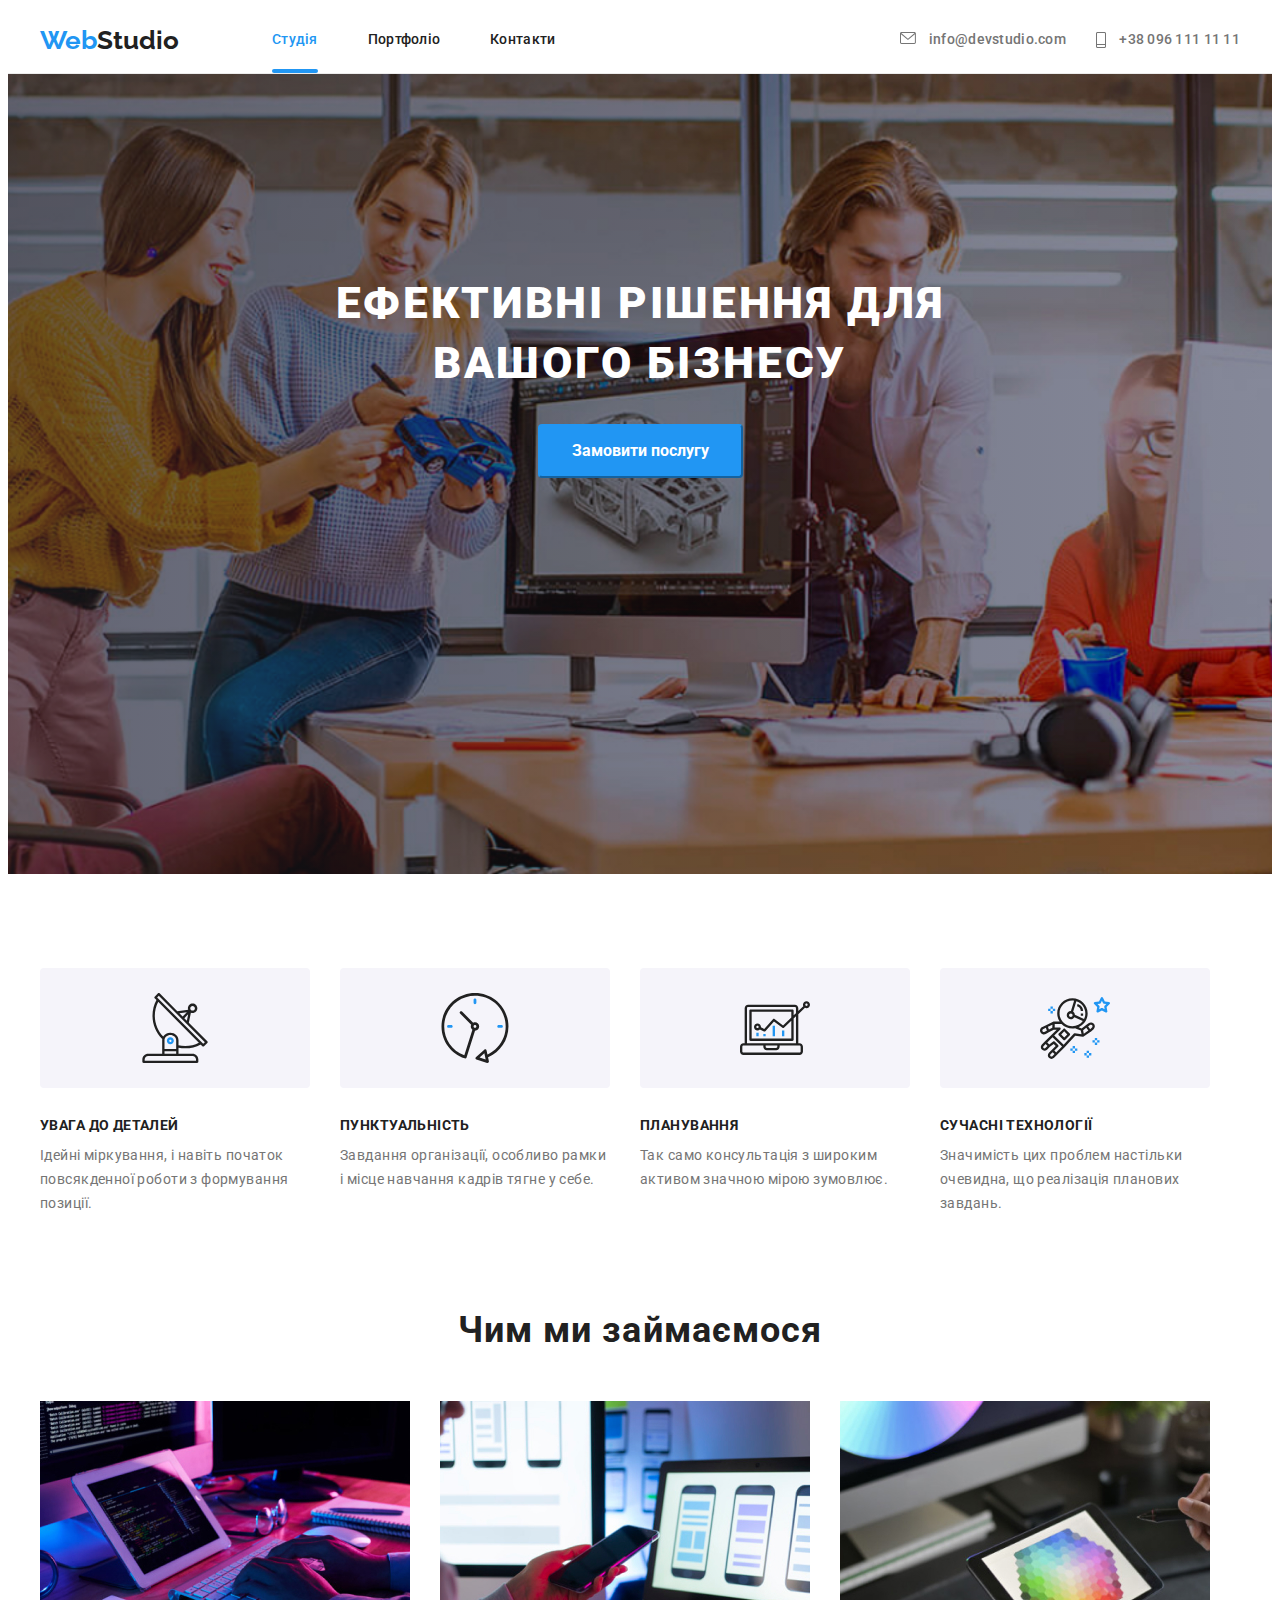
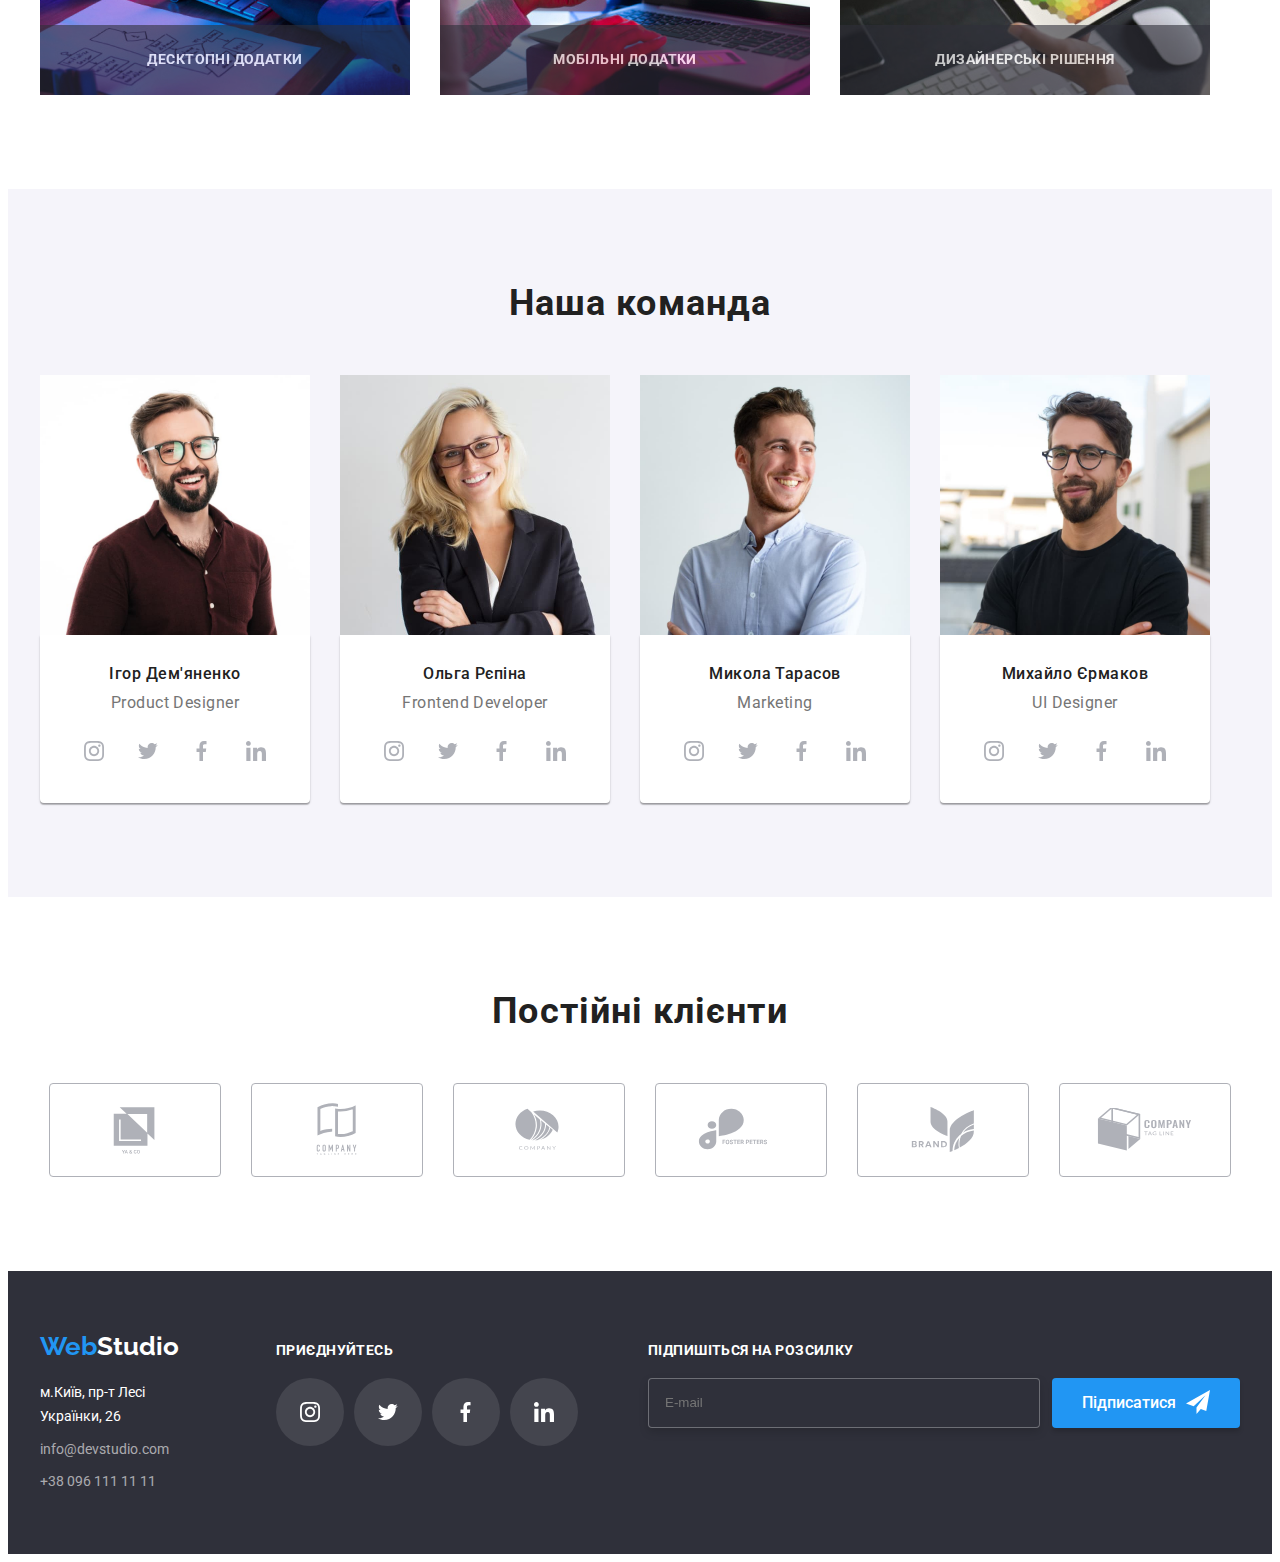
<file: index.html>
<!DOCTYPE html>
<html lang="uk">
  <head>
    <meta charset="UTF-8" />
    <meta http-equiv="X-UA-Compatible" content="IE=edge" />
    <meta name="viewport" content="width=device-width, initial-scale=1.0" />
    <title>Studio</title>
    <link
      href="https://fonts.googleapis.com/css2?family=Raleway:wght@700&family=Roboto:wght@400;500;700;900&display=swap"
      rel="stylesheet"
    />
    <link
      rel="stylesheet"
      href="https://cdnjs.cloudflare.com/ajax/libs/modern-normalize/1.1.0/modern-normalize.min.css"
      integrity="sha512-wpPYUAdjBVSE4KJnH1VR1HeZfpl1ub8YT/NKx4PuQ5NmX2tKuGu6U/JRp5y+Y8XG2tV+wKQpNHVUX03MfMFn9Q=="
      crossorigin="anonymous"
      referrerpolicy="no-referrer"
    />
    <link rel="stylesheet" href="./css/style.css" />
  </head>
  <body>
    <header class="header-line">
      <div class="container mane-header">
        <a class="logo link" href="/"
          ><span class="logo-blue">Web</span>Studio</a
        >
        <nav>
          <ul class="site-nav">
            <li><a class="link nav-link current" href="/">Студія</a></li>
            <li>
              <a class="link nav-link" href="./portfolio.html">Портфоліо</a>
            </li>
            <li><a class="link nav-link" href="#">Контакти</a></li>
          </ul>
        </nav>
        <ul class="header-contacts">
          <li class="contacts-item">
            <a class="link contacts-link" href="mailto:info@devstudio.com">
              <svg class="contacts-icon contacts-icon--letter">
                <use href="./images/icons.svg#icon-letter"></use>
              </svg>
              info@devstudio.com</a
            >
          </li>
          <li class="contacts-item">
            <a class="link contacts-link" href="tel:+380961111111"
              ><svg class="contacts-icon contacts-icon--telephon">
                <use href="./images/icons.svg#icon-telephon"></use>
              </svg>
              +38 096 111 11 11</a
            >
          </li>
        </ul>
      </div>
    </header>
    <section class="hero">
      <h1 class="hero-title">Ефективні рішення для вашого бізнесу</h1>
      <button data-modal-open class="button primary active" type="button">
        Замовити послугу
      </button>
    </section>
    <main>
      <section class="benefits">
        <div class="container">
          <h2 class="visually-hidden">our benefits</h2>
          <ul class="benefits-list">
            <li class="benefits-item">
              <div class="benefits-img">
                <svg class="benefits-icon" width="70" height="70">
                  <use href="./images/symbol-defs.svg#icon-antenna1"></use>
                </svg>
              </div>
              <h3 class="benefits-title">УВАГА ДО ДЕТАЛЕЙ</h3>
              <p class="benefits-text">
                Ідейні міркування, і навіть початок повсякденної роботи з
                формування позиції.
              </p>
            </li>
            <li class="benefits-item">
              <div class="benefits-img">
                <svg class="benefits-icon" width="70" height="70">
                  <use href="./images/symbol-defs.svg#icon-clock1"></use>
                </svg>
              </div>
              <h3 class="benefits-title">ПУНКТУАЛЬНІСТЬ</h3>
              <p class="benefits-text">
                Завдання організації, особливо рамки і місце навчання кадрів
                тягне у себе.
              </p>
            </li>
            <li class="benefits-item">
              <div class="benefits-img">
                <svg class="benefits-icon" width="70" height="70">
                  <use href="./images/symbol-defs.svg#icon-diagram1"></use>
                </svg>
              </div>
              <h3 class="benefits-title">ПЛАНУВАННЯ</h3>
              <p class="benefits-text">
                Так само консультація з широким активом значною мірою зумовлює.
              </p>
            </li>
            <li class="benefits-item">
              <div class="benefits-img">
                <svg class="benefits-icon" width="70" height="70">
                  <use href="./images/symbol-defs.svg#icon-astronaut1"></use>
                </svg>
              </div>
              <h3 class="benefits-title">СУЧАСНІ ТЕХНОЛОГІЇ</h3>
              <p class="benefits-text">
                Значимість цих проблем настільки очевидна, що реалізація
                планових завдань.
              </p>
            </li>
          </ul>
        </div>
      </section>
      <section class="works section">
        <div class="container">
          <h2 class="section-title">Чим ми займаємося</h2>

          <ul class="works-list">
            <li class="works-item">
              <img
                class="works-image"
                src="images/arhitekt.jpg"
                width="370"
                alt="проектування"
              />

              <p class="works-text">Десктопні додатки</p>
            </li>
            <li class="works-item">
              <img
                class="works-image"
                src="images/rozrobka.jpg"
                width="370"
                alt="верстка"
              />

              <p class="works-text">Мобільні додатки</p>
            </li>
            <li class="works-item">
              <img
                class="works-image"
                src="images/dyzain.jpg"
                width="370"
                alt="дизайн"
              />

              <p class="works-text">Дизайнерські рішення</p>
            </li>
          </ul>
        </div>
      </section>
      <section class="teems section">
        <div class="container">
          <h2 class="section-title">Наша команда</h2>
          <ul class="teems-list">
            <li class="teems-items">
              <img
                class="teems-image"
                src="images/demjan.jpg"
                width="270"
                alt="Ігор Дем'яненко"
              />
              <div class="teems-wrapper">
                <h4 class="teems-name">Ігор Дем'яненко</h4>
                <p class="teems-position">Product Designer</p>

                <ul class="social-list">
                  <li class="social-items">
                    <a class="social-link" href="#" aria-label="instagram">
                      <svg class="social-icon" width="20" height="20">
                        <use href="./images/icons.svg#icon-instagram"></use>
                      </svg>
                    </a>
                  </li>
                  <li class="social-items">
                    <a class="social-link" href="#" aria-label="twitter">
                      <svg class="social-icon" width="20" height="20">
                        <use href="./images/icons.svg#icon-twitter"></use>
                      </svg>
                    </a>
                  </li>
                  <li class="social-items">
                    <a class="social-link" href="#" aria-label="facebook">
                      <svg class="social-icon" width="20" height="20">
                        <use href="./images/icons.svg#icon-fb"></use>
                      </svg>
                    </a>
                  </li>
                  <li class="social-items">
                    <a class="social-link" href="#" aria-label="linkedin">
                      <svg class="social-icon" width="20" height="20">
                        <use href="./images/icons.svg#icon-linkedin"></use>
                      </svg>
                    </a>
                  </li>
                </ul>
              </div>
            </li>
            <li class="teems-items">
              <img
                class="teems-image"
                src="images/repina.jpg"
                width="270"
                alt="Ольга Рєпіна"
              />
              <div class="teems-wrapper">
                <h4 class="teems-name">Ольга Рєпіна</h4>
                <p class="teems-position">Frontend Developer</p>

                <ul class="social-list">
                  <li class="social-items">
                    <a class="social-link" href="#" aria-label="instagram">
                      <svg class="social-icon" width="20" height="20">
                        <use href="./images/icons.svg#icon-instagram"></use>
                      </svg>
                    </a>
                  </li>
                  <li class="social-items">
                    <a class="social-link" href="#" aria-label="twitter">
                      <svg class="social-icon" width="20" height="20">
                        <use href="./images/icons.svg#icon-twitter"></use>
                      </svg>
                    </a>
                  </li>
                  <li class="social-items">
                    <a class="social-link" href="#" aria-label="facebook">
                      <svg class="social-icon" width="20" height="20">
                        <use href="./images/icons.svg#icon-fb"></use>
                      </svg>
                    </a>
                  </li>
                  <li class="social-items">
                    <a class="social-link" href="#" aria-label="linkedin">
                      <svg class="social-icon" width="20" height="20">
                        <use href="./images/icons.svg#icon-linkedin"></use>
                      </svg>
                    </a>
                  </li>
                </ul>
              </div>
            </li>
            <li class="teems-items">
              <img
                class="teems-image"
                src="images/tarasov.jpg"
                width="270"
                alt="Микола Тарасов"
              />
              <div class="teems-wrapper">
                <h4 class="teems-name">Микола Тарасов</h4>
                <p class="teems-position">Marketing</p>

                <ul class="social-list">
                  <li class="social-items">
                    <a class="social-link" href="#" aria-label="instagram">
                      <svg class="social-icon" width="20" height="20">
                        <use href="./images/icons.svg#icon-instagram"></use>
                      </svg>
                    </a>
                  </li>
                  <li class="social-items">
                    <a class="social-link" href="#" aria-label="twitter">
                      <svg class="social-icon" width="20" height="20">
                        <use href="./images/icons.svg#icon-twitter"></use>
                      </svg>
                    </a>
                  </li>
                  <li class="social-items">
                    <a class="social-link" href="#" aria-label="facebook">
                      <svg class="social-icon" width="20" height="20">
                        <use href="./images/icons.svg#icon-fb"></use>
                      </svg>
                    </a>
                  </li>
                  <li class="social-items">
                    <a class="social-link" href="#" aria-label="linkedin">
                      <svg class="social-icon" width="20" height="20">
                        <use href="./images/icons.svg#icon-linkedin"></use>
                      </svg>
                    </a>
                  </li>
                </ul>
              </div>
            </li>
            <li class="teems-items">
              <img
                class="teems-image"
                src="images/ermakov.jpg"
                width="270"
                alt="Михайло Єрмаков"
              />
              <div class="teems-wrapper">
                <h4 class="teems-name">Михайло Єрмаков</h4>
                <p class="teems-position">UI Designer</p>

                <ul class="social-list">
                  <li class="social-items">
                    <a class="social-link" href="#" aria-label="instagram">
                      <svg class="social-icon" width="20" height="20">
                        <use href="./images/icons.svg#icon-instagram"></use>
                      </svg>
                    </a>
                  </li>
                  <li class="social-items">
                    <a class="social-link" href="#" aria-label="twitter">
                      <svg class="social-icon" width="20" height="20">
                        <use href="./images/icons.svg#icon-twitter"></use>
                      </svg>
                    </a>
                  </li>
                  <li class="social-items">
                    <a class="social-link" href="#" aria-label="facebook">
                      <svg class="social-icon" width="20" height="20">
                        <use href="./images/icons.svg#icon-fb"></use>
                      </svg>
                    </a>
                  </li>
                  <li class="social-items">
                    <a class="social-link" href="#" aria-label="linkedin">
                      <svg class="social-icon" width="20" height="20">
                        <use href="./images/icons.svg#icon-linkedin"></use>
                      </svg>
                    </a>
                  </li>
                </ul>
              </div>
            </li>
          </ul>
        </div>
      </section>
      <section class="section">
        <div class="container">
          <h2 class="section-title">Постійні клієнти</h2>
          <ul class="client-list">
            <li class="client-item">
              <a
                class="client-link"
                href="#"
                target="_blank"
                rel="nofollow noopener noreferrer"
                aria-label="logo company"
              >
                <svg class="client-logo" width="106" height="60">
                  <use href="./images/icons.svg#icon-company1"></use>
                </svg>
              </a>
            </li>
            <li class="client-item">
              <a
                class="client-link"
                href="#"
                target="_blank"
                rel="nofollow noopener noreferrer"
                aria-label="logo company"
              >
                <svg class="client-logo" width="106" height="60">
                  <use href="./images/icons.svg#icon-company2"></use>
                </svg>
              </a>
            </li>
            <li class="client-item">
              <a
                class="client-link"
                href="#"
                target="_blank"
                rel="nofollow noopener noreferrer"
                aria-label="logo company"
              >
                <svg class="client-logo" width="106" height="60">
                  <use href="./images/icons.svg#icon-company3"></use>
                </svg>
              </a>
            </li>
            <li class="client-item">
              <a
                class="client-link"
                href="#"
                target="_blank"
                rel="nofollow noopener noreferrer"
                aria-label="logo company"
              >
                <svg class="client-logo" width="106" height="60">
                  <use href="./images/icons.svg#icon-company4"></use>
                </svg>
              </a>
            </li>
            <li class="client-item">
              <a
                class="client-link"
                href="#"
                target="_blank"
                rel="nofollow noopener noreferrer"
                aria-label="logo company"
              >
                <svg class="client-logo" width="106" height="60">
                  <use href="./images/icons.svg#icon-company5"></use>
                </svg>
              </a>
            </li>
            <li class="client-item">
              <a
                class="client-link"
                href="#"
                target="_blank"
                rel="nofollow noopener noreferrer"
                aria-label="logo company"
              >
                <svg class="client-logo" width="106" height="60">
                  <use href="./images/icons.svg#icon-company6"></use>
                </svg>
              </a>
            </li>
          </ul>
        </div>
      </section>
    </main>
    <footer>
      <section class="container footer-conteiner">
        <div>
          <a class="logo link logo-footer" href="#"
            ><span class="logo-blue">Web</span>Studio</a
          >
          <address class="addres">
            <ul class="address-list">
              <li class="address-margin">
                <a
                  class="link address-item address-map"
                  target="_blank"
                  rel="noopener nofollow noreferrer"
                  href="https://g.page/print7seven?share"
                  >м.Київ, пр-т Лесі Українки, 26</a
                >
              </li>
              <li class="address-margin">
                <a class="link address-item" href="mailto:info@devstudio.com"
                  >info@devstudio.com</a
                >
              </li>
              <li class="address-margin">
                <a class="link address-item" href="tel:+380961111111"
                  >+38 096 111 11 11</a
                >
              </li>
            </ul>
          </address>
        </div>
        <div class="footer-social">
          <p class="footer-subject">приєднуйтесь</p>
          <ul class="social-list">
            <li class="social-items">
              <a
                class="social-link--footer link"
                href="#"
                aria-label="instagram"
              >
                <svg class="social-icon--footer" width="20" height="20">
                  <use href="./images/icons.svg#icon-instagram"></use>
                </svg>
              </a>
            </li>
            <li class="social-items">
              <a class="social-link--footer" href="#" aria-label="twitter">
                <svg class="social-icon--footer" width="20" height="20">
                  <use href="./images/icons.svg#icon-twitter"></use>
                </svg>
              </a>
            </li>
            <li class="social-items">
              <a class="social-link--footer" href="#" aria-label="facebook">
                <svg class="social-icon--footer" width="20" height="20">
                  <use href="./images/icons.svg#icon-fb"></use>
                </svg>
              </a>
            </li>
            <li class="social-items">
              <a class="social-link--footer" href="#" aria-label="linkedin">
                <svg class="social-icon--footer" width="20" height="20">
                  <use href="./images/icons.svg#icon-linkedin"></use>
                </svg>
              </a>
            </li>
          </ul>
        </div>
        <div class="footer-social">
          <p class="footer-subject">Підпишіться на розсилку</p>
          <div class="footer-action">
            <label for="email"></label>
            <input
              class="form-input--footer"
              type="email"
              name="email"
              id="email"
              placeholder="E-mail"
            />
            <button class="button-footer--sent button" type="submit">
              Підписатися
            </button>
          </div>
        </div>
      </section>
    </footer>

    <div data-modal class="backdrop is-hidden">
      <div class="modal">
        <button data-modal-close class="modal-button" type="button">
          <svg class="button-close" width="18" height="18">
            <use href="./images/symbol-defs.svg#icon-close"></use>
          </svg>
        </button>
        <div class="form-conteiner">
          <p class="form-title">Залиште свої дані, ми вам передзвонимо</p>
          <form>
            <div>
              <ul class="form-list">
                <li class="form-item">
                  <label for="name">Ім'я</label>
                  <input
                    class="form-input--items"
                    type="text"
                    name="name"
                    id="name"
                    placeholder=" "
                  />
                  <svg class="icon-form" width="18" height="18">
                    <use href="./images/symbol-defs.svg#icon-person-form"></use>
                  </svg>
                </li>
                <li class="form-item">
                  <label for="tel">Телефон</label>
                  <input
                    class="form-input--items"
                    type="tel"
                    name="tel"
                    id="tel"
                  />
                  <svg class="icon-form" width="18" height="18">
                    <use href="./images/symbol-defs.svg#icon-phone-form"></use>
                  </svg>
                </li>
                <li class="form-item">
                  <label for="mail">Пошта</label>
                  <input
                    class="form-input--items"
                    type="email"
                    name="email"
                    id="mail"
                  />
                  <svg class="icon-form" width="18" height="18">
                    <use href="./images/symbol-defs.svg#icon-email-form"></use>
                  </svg>
                </li>
                <li class="form-item">
                  <label for="comment">Коментар</label>
                  <textarea
                    class="form-input form-item--placeholder"
                    name="comment"
                    id="comment"
                    rows="10"
                    placeholder="Введіть текст"
                  ></textarea>
                </li>
              </ul>
            </div>
            <label class="form-policy" for="policy">
              <input
                class="checkbox"
                type="checkbox"
                name="policy"
                id="policy"
              />
              <span class="icon-check"></span>
              Погоджуюся з розсилкою та приймаю
              <a href="#">Умови договору</a>
            </label>

            <button class="button form-button" type="submit">Відправити</button>
          </form>
        </div>
      </div>
    </div>
    <script src="./js/modal.js"></script>
  </body>
</html>
</file>
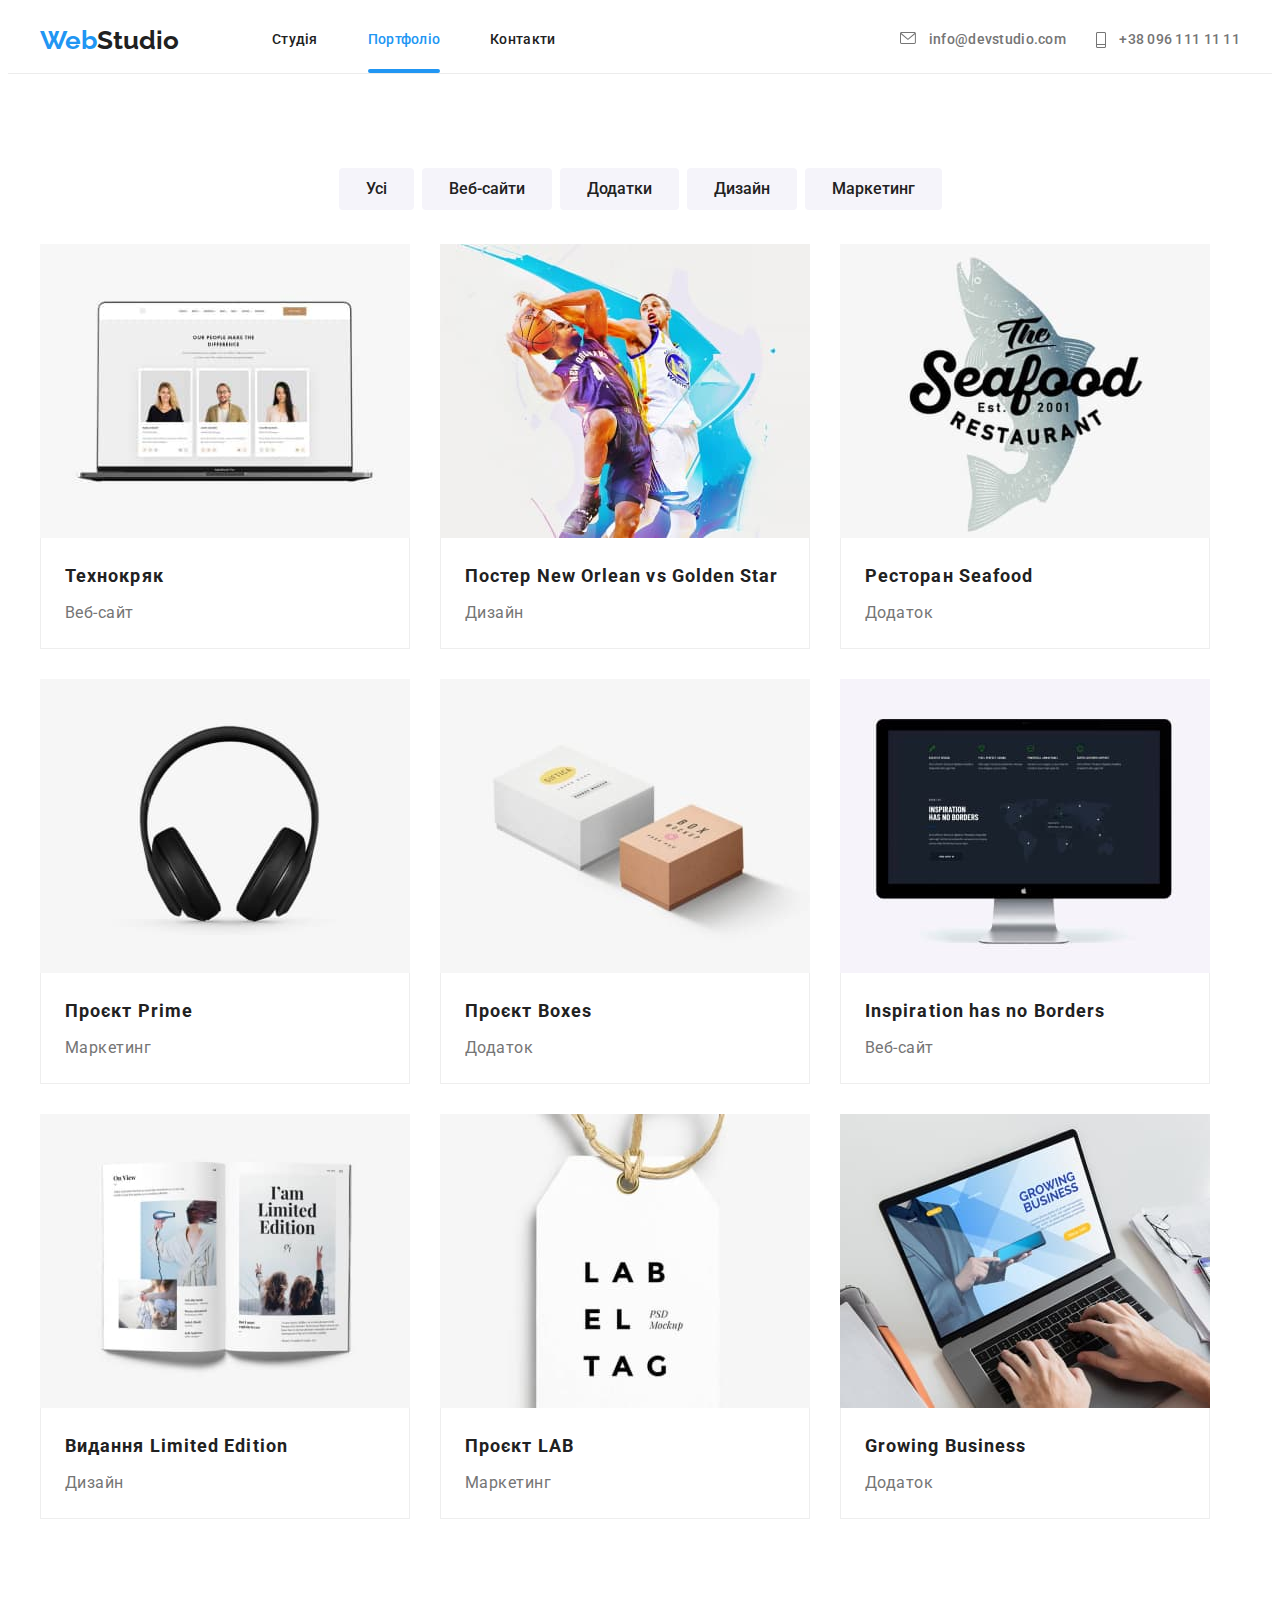
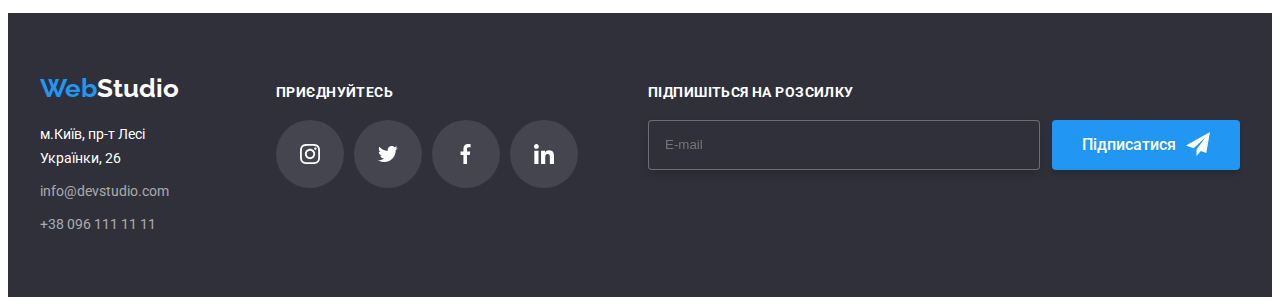
<file: portfolio.html>
<!DOCTYPE html>
<html lang="ua">
  <head>
    <meta charset="UTF-8" />
    <meta http-equiv="X-UA-Compatible" content="IE=edge" />
    <meta name="viewport" content="width=device-width, initial-scale=1.0" />
    <title>portfolio</title>
    <link
      href="https://fonts.googleapis.com/css2?family=Raleway:wght@700&family=Roboto:wght@400;500;700;900&display=swap"
      rel="stylesheet"
    />
    <link
      rel="stylesheet"
      href="https://cdnjs.cloudflare.com/ajax/libs/modern-normalize/1.1.0/modern-normalize.min.css"
      integrity="sha512-wpPYUAdjBVSE4KJnH1VR1HeZfpl1ub8YT/NKx4PuQ5NmX2tKuGu6U/JRp5y+Y8XG2tV+wKQpNHVUX03MfMFn9Q=="
      crossorigin="anonymous"
      referrerpolicy="no-referrer"
    />
    <link rel="stylesheet" href="./css/style.css" />
  </head>
  <body>
    <header class="header-line">
      <div class="container mane-header">
        <a class="logo link" href="/"
          ><span class="logo-blue">Web</span>Studio</a
        >
        <nav>
          <ul class="site-nav">
            <li>
              <a class="link nav-link" href="./index.html">Студія</a>
            </li>
            <li>
              <a class="link nav-link current" href="#">Портфоліо</a>
            </li>
            <li><a class="link nav-link" href="#">Контакти</a></li>
          </ul>
        </nav>
        <ul class="header-contacts">
          <li class="contacts-item">
            <a class="link contacts-link" href="mailto:info@devstudio.com">
              <svg class="contacts-icon contacts-icon--letter">
                <use href="./images/icons.svg#icon-letter"></use>
              </svg>
              info@devstudio.com</a
            >
          </li>
          <li class="contacts-item">
            <a class="link contacts-link" href="tel:+380961111111"
              ><svg class="contacts-icon contacts-icon--telephon">
                <use href="./images/icons.svg#icon-telephon"></use>
              </svg>
              +38 096 111 11 11</a
            >
          </li>
        </ul>
      </div>
    </header>
    <main>
      <section class="section">
        <div class="container">
          <ul class="slider">
            <li class="slider-item">
              <button class="button" type="button">Усі</button>
            </li>
            <li class="slider-item">
              <button class="button" type="button">Веб-сайти</button>
            </li>
            <li class="slider-item">
              <button class="button" type="button">Додатки</button>
            </li>
            <li class="slider-item">
              <button class="button" type="button">Дизайн</button>
            </li>
            <li class="slider-item">
              <button class="button" type="button">Маркетинг</button>
            </li>
          </ul>
          <ul class="proects-list">
            <li class="proects-item-wrap">
              <div class="proects-card">
              <div class="proects-item">
                <a class="link proects-link" href="#">
                  <img
                    class="proects-image"
                    src="./images/tehnokryk.jpg"
                    width="370"
                    alt="Технокряк"
                />
              </div>
              <div class="proects-overlay">
                <p class="proects-overlay--text">
                  Ресурс пропонує комплексні пропозиції з різним рівнем
                  функціоналу та сервісів. Все це дозволить відвідувачу отримати
                  вичерпні відомості про компанію чи приватну особу.
                </p>
              </div>
            </div>
              <div class="proects-wrapper">
                <h2 class="proects-title">Технокряк</h2>
                <p class="proects-subject">Веб-сайт</p>
              </div>
            </a>
            </li>
            <li class="proects-item-wrap">
              <div class="proects-card">
              <div class="proects-item">
                <a class="link proects-link" href="#">
                  <img
                    class="proects-image"
                    src="./images/newOrlean.jpg"
                    width="370"
                    alt="Постер New Orlean
                vs Golden Star"
                />
              </div>
              <div class="proects-overlay">
                <p class="proects-overlay--text">
                  Ресурс пропонує комплексні пропозиції з різним рівнем
                  функціоналу та сервісів. Все це дозволить відвідувачу отримати
                  вичерпні відомості про компанію чи приватну особу.
                </p>
              </div>
            </div>
              <div class="proects-wrapper">
                <h2 class="proects-title">Постер New Orlean vs Golden Star</h2>
                <p class="proects-subject">Дизайн</p>
              </div>
            </a>
            </li>
            <li class="proects-item-wrap">
              <div class="proects-card">
              <div class="proects-item">
                <a class="link proects-link" href="#">
                  <img
                    class="proects-image"
                    src="./images/seafood.jpg"
                    width="370"
                    alt="Ресторан Seafood"
                />
              </div>
              <div class="proects-overlay">
                <p class="proects-overlay--text">
                  Ресурс пропонує комплексні пропозиції з різним рівнем
                  функціоналу та сервісів. Все це дозволить відвідувачу отримати
                  вичерпні відомості про компанію чи приватну особу.
                </p>
              </div>
            </div>
              <div class="proects-wrapper">
                <h2 class="proects-title">Ресторан Seafood</h2>
                <p class="proects-subject">Додаток</p>
              </div>
            </a>
            </li>
            <li class="proects-item-wrap">
              <div class="proects-card">
              <div class="proects-item">
                <a class="link proects-link" href="#">
                  <img
                    class="proects-image"
                    src="./images/prime.jpg"
                    width="370"
                    alt="Проєкт Prime"
                />
              </div>
              <div class="proects-overlay">
                <p class="proects-overlay--text">
                  Ресурс пропонує комплексні пропозиції з різним рівнем
                  функціоналу та сервісів. Все це дозволить відвідувачу отримати
                  вичерпні відомості про компанію чи приватну особу.
                </p>
              </div>
            </div>
              <div class="proects-wrapper">
                <h2 class="proects-title">Проєкт Prime</h2>
                <p class="proects-subject">Маркетинг</p>
              </div>
            </a>
            </li>
           <li class="proects-item-wrap">
              <div class="proects-card">
              <div class="proects-item">
                <a class="link proects-link" href="#">
                  <img
                    class="proects-image"
                    src="./images/boxes.jpg"
                    width="370"
                    alt="Проєкт Boxes"
                />
              </div>
              <div class="proects-overlay">
                <p class="proects-overlay--text">
                  Ресурс пропонує комплексні пропозиції з різним рівнем
                  функціоналу та сервісів. Все це дозволить відвідувачу отримати
                  вичерпні відомості про компанію чи приватну особу.
                </p>
              </div>
            </div>
              <div class="proects-wrapper">
                <h2 class="proects-title">Проєкт Boxes</h2>
                <p class="proects-subject">Додаток</p>
              </div>
            </a>
            </li>
             <li class="proects-item-wrap">
              <div class="proects-card">
              <div class="proects-item">
                <a class="link proects-link" href="#">
                  <img
                    class="proects-image"
                    src="./images/borders.jpg"
                    width="370"
                    alt="Inspiration has no Borders"
                />
              </div>
              <div class="proects-overlay">
                <p class="proects-overlay--text">
                  Ресурс пропонує комплексні пропозиції з різним рівнем
                  функціоналу та сервісів. Все це дозволить відвідувачу отримати
                  вичерпні відомості про компанію чи приватну особу.
                </p>
              </div>
            </div>
              <div class="proects-wrapper">
                <h2 class="proects-title">Inspiration has no Borders</h2>
                <p class="proects-subject">Веб-сайт</p>
              </div>
            </a>
            </li>
             <li class="proects-item-wrap">
              <div class="proects-card">
              <div class="proects-item">
                <a class="link proects-link" href="#">
                  <img
                    class="proects-image"
                    src="./images/limited.jpg"
                    width="370"
                    alt="Видання Limited Edition"
                />
              </div>
              <div class="proects-overlay">
                <p class="proects-overlay--text">
                  Ресурс пропонує комплексні пропозиції з різним рівнем
                  функціоналу та сервісів. Все це дозволить відвідувачу отримати
                  вичерпні відомості про компанію чи приватну особу.
                </p>
              </div>
            </div>
              <div class="proects-wrapper">
                <h2 class="proects-title">Видання Limited Edition</h2>
                <p class="proects-subject">Дизайн</p>
              </div>
            </a>
            </li>
            <li class="proects-item-wrap">
              <div class="proects-card">
              <div class="proects-item">
                <a class="link proects-link" href="#">
                  <img
                    class="proects-image"
                    src="./images/lab.jpg"
                    width="370"
                    alt="Проєкт LAB"
                />
              </div>
              <div class="proects-overlay">
                <p class="proects-overlay--text">
                  Ресурс пропонує комплексні пропозиції з різним рівнем
                  функціоналу та сервісів. Все це дозволить відвідувачу отримати
                  вичерпні відомості про компанію чи приватну особу.
                </p>
              </div>
            </div>
              <div class="proects-wrapper">
                <h2 class="proects-title">Проєкт LAB</h2>
                <p class="proects-subject">Маркетинг</p>
              </div>
            </a>
            </li>
            <li class="proects-item-wrap">
              <div class="proects-card">
              <div class="proects-item">
                <a class="link proects-link" href="#">
                  <img
                    class="proects-image"
                    src="./images/grouving.jpg"
                    width="370"
                    alt="Growing Business"
                />
              </div>
              <div class="proects-overlay">
                <p class="proects-overlay--text">
                  Ресурс пропонує комплексні пропозиції з різним рівнем
                  функціоналу та сервісів. Все це дозволить відвідувачу отримати
                  вичерпні відомості про компанію чи приватну особу.
                </p>
              </div>
            </div>
              <div class="proects-wrapper">
                <h2 class="proects-title">Growing Business</h2>
                <p class="proects-subject">Додаток</p>
              </div>
            </a>
            
          </ul>
        </div>
      </section>
    </main>
    <footer>
      <section class="container footer-conteiner">
        <div>
          <a class="logo link logo-footer" href="#"
            ><span class="logo-blue">Web</span>Studio</a
          >
          <address class="addres">
            <ul class="address-list">
              <li class="address-margin">
                <a
                  class="link address-item address-map"
                  target="_blank"
                  rel="noopener nofollow noreferrer"
                  href="https://g.page/print7seven?share"
                  >м.Київ, пр-т Лесі Українки, 26</a
                >
              </li>
              <li class="address-margin">
                <a class="link address-item" href="mailto:info@devstudio.com"
                  >info@devstudio.com</a
                >
              </li>
              <li class="address-margin">
                <a class="link address-item" href="tel:+380961111111"
                  >+38 096 111 11 11</a
                >
              </li>
            </ul>
          </address>
        </div>
        <div class="footer-social">
          <p class="footer-subject">приєднуйтесь</p>
          <ul class="social-list">
            <li class="social-items">
              <a
                class="social-link--footer link"
                href="#"
                aria-label="instagram"
              >
                <svg class="social-icon--footer" width="20" height="20">
                  <use href="./images/icons.svg#icon-instagram"></use>
                </svg>
              </a>
            </li>
            <li class="social-items">
              <a class="social-link--footer" href="#" aria-label="twitter">
                <svg class="social-icon--footer" width="20" height="20">
                  <use href="./images/icons.svg#icon-twitter"></use>
                </svg>
              </a>
            </li>
            <li class="social-items">
              <a class="social-link--footer" href="#" aria-label="facebook">
                <svg class="social-icon--footer" width="20" height="20">
                  <use href="./images/icons.svg#icon-fb"></use>
                </svg>
              </a>
            </li>
            <li class="social-items">
              <a class="social-link--footer" href="#" aria-label="linkedin">
                <svg class="social-icon--footer" width="20" height="20">
                  <use href="./images/icons.svg#icon-linkedin"></use>
                </svg>
              </a>
            </li>
          </ul>
        </div>
         <div class="footer-social">
          <p class="footer-subject">Підпишіться на розсилку</p>
          <div class="footer-action">
          <label for="email"></label>
              <input class="form-input--footer" type="email" name="email" id="email" placeholder="E-mail"/>
              <button class="button-footer--sent button" type="submit">
Підписатися 
</button>
</div>
        </div>
      </section>
    </footer>
    <script src="./js/modal.js"></script>
  </body>
</html>
</file>
<file: css/style.css>
body {
  font-family: Roboto, "Segoe UI", Tahoma, Geneva, Verdana, sans-serif;
  background-color: var(--white-color);
  color: var(--primary-text-color);
}
footer {
  background-color: var(--primary-bg-color);
}
h1,
h2,
h3,
h4,
h5,
h6 {
  margin: 0;
  color: var(--title-text-color);
}
ul {
  list-style: none;
  margin: 0;
  padding: 0;
}
p {
  margin: 0;
}
img {
  display: block;
  max-width: 100%;
  height: auto;
}
textarea {
  resize: none;
}

/* header {
} */
/* colors */
:root {
  --primary-text-color: #757575;
  --title-text-color: #212121;
  --secondary-text-color: rgba(255, 255, 255, 0.6);

  --accent-color: #2196f3;
  --white-color: #ffffff;
  --secondary-bg-color: #f5f4fa;
  --primary-bg-color: #2f303a;
  --bg-color: #f5f5f5;
}
.visually-hidden {
  position: absolute;
  white-space: nowrap;
  width: 1px;
  height: 1px;
  overflow: hidden;
  border: 0;
  padding: 0;
  clip: rect(0 0 0 0);
  clip-path: inset(50%);
  margin: -1px;
}

.link {
  text-decoration: none;
  color: inherit;
}
.link:hover,
.link:focus {
  color: var(--accent-color);
}

.button {
  cursor: pointer;
  font-family: inherit;
  font-size: 16px;
  font-weight: 500;
  line-height: 1.62;
  background-color: var(--secondary-bg-color);
  color: var(--title-text-color);
  /* box-shadow: 0px 4px 4px rgba(0, 0, 0, 0.15); */
  border-radius: 4px;
  border-color: transparent;
  padding: 6px 25px;
  transition-property: background, color, box-shadow;
  transition-duration: 250ms;
  transition-timing-function: cubic-bezier(0.4, 0, 0.2, 1);
}
.button.active {
  color: var(--white-color);
  background-color: var(--accent-color);
  border-color: var(--accent-color);
}
.button:hover,
.button:focus {
  background: #2196f3;
  box-shadow: 0px 3px 1px rgba(0, 0, 0, 0.1), 0px 1px 2px rgba(0, 0, 0, 0.08),
    0px 2px 2px rgba(0, 0, 0, 0.12);
  color: var(--white-color);
  /* background-color: var(--accent-color); */
}

.button.primary {
  font-weight: 700;
  line-height: 1.875;
  padding: 10px 32px;
}
.button.primary:hover,
.button.primary:focus {
  background-color: #188ce8;
}

.container {
  width: 1200px;
  padding-left: 15px;
  padding-right: 15px;
  margin-left: auto;
  margin-right: auto;
}
/* .contacts .link {
  color: var(--primary-text-color);
} */
.section {
  padding-top: 94px;
  padding-bottom: 94px;
}
.section-title {
  font-weight: 700;
  font-size: 36px;
  line-height: 1.16;
  text-align: center;
  letter-spacing: 0.03em;
  margin-bottom: 50px;
}
/* logo */
.logo {
  font-family: Raleway, "Segoe UI", Tahoma, Geneva, Verdana, sans-serif;
  font-weight: 700;
  font-size: 26px;
  line-height: 1.17;
  color: var(--title-text-color);
  display: block;
}
.logo-blue {
  color: var(--accent-color);
}
.logo-footer {
  color: var(--white-color);
  margin-bottom: 20px;
  display: block;
}
.site-nav {
  color: var(--title-text-color);
  display: flex;
  margin-left: 93px;
}
.nav-link {
  position: relative;
  display: block;
  padding-top: 24px;
  padding-bottom: 25px;
  font-weight: 500;
  font-size: 14px;
  line-height: 1.14;
  letter-spacing: 0.02em;
}
.nav-link {
  margin-right: 50px;
}

.contacts-item {
  display: block;
  font-weight: 500;
  font-size: 14px;
  line-height: 1.14;
  letter-spacing: 0.02em;
}
.contacts-link {
  display: block;
  padding-top: 24px;
  padding-bottom: 25px;
}
.contacts-icon--letter {
  width: 16px;
  height: 12px;
}
.contacts-icon--telephon {
  vertical-align: middle;
  width: 10px;
  height: 16px;
}
.contacts-icon {
  fill: currentColor;
  margin-right: 10px;

  align-items: center;
  justify-content: center;
}
.contacts-item:not(:last-child) {
  margin-right: 30px;
}
.site-nav .link.current {
  color: var(--accent-color);
}
.nav-link.current::after {
  content: "";
  display: block;
  position: absolute;
  bottom: 0;
  left: 0;
  border-radius: 4px;
  background-color: var(--accent-color);
  width: 100%;
  height: 4px;
}
.header-line {
  border-bottom: 1px solid #ececec;
}
.header-contacts {
  display: flex;
  align-items: center;
  justify-content: center;
  margin-left: auto;
}
.mane-header {
  display: flex;
  align-items: center;
}
/* hero */
.hero {
  background-color: var(--primary-bg-color);
  text-align: center;
  max-width: 1600px;
  min-height: 600px;
  background-image: linear-gradient(
      to right,
      rgba(47, 48, 58, 0.4),
      transparent
    ),
    url(../images/studio-hero.jpg);
  background-repeat: no-repeat;
  background-size: cover;
  background-position: center;
  padding-top: 200px;
  margin-left: auto;
  margin-right: auto;
}
.hero-title {
  color: var(--white-color);
  font-family: Roboto, "Segoe UI", Tahoma, Geneva, Verdana, sans-serif;
  font-weight: 900;
  font-size: 44px;
  line-height: 1.36;
  text-align: center;
  letter-spacing: 0.06em;
  text-transform: uppercase;
  max-width: 700px;
  margin-bottom: 30px;
  margin-left: auto;
  margin-right: auto;
}
.benefits {
  padding-top: 94px;
}
.benefits-img {
  width: 270px;
  height: 120px;
  background: #f5f4fa;
  border-radius: 4px;
  display: flex;
  align-items: center;
  justify-content: center;
  margin-bottom: 30px;
}
.benefits-icon {
  fill: var(--title-text-color);
}
.benefits-list {
  display: flex;
  flex-wrap: nowrap;
  gap: 30px;
}
.benefits-item {
  width: 270px;
}
.benefits-title {
  font-weight: 700;
  font-size: 14px;
  line-height: 1.14;
  letter-spacing: 0.03em;
  text-transform: uppercase;
  margin-bottom: 10px;
}
.benefits-text {
  font-size: 14px;
  line-height: 1.7;
  letter-spacing: 0.03em;
}
/* work */
.works-list {
  display: flex;
  flex-wrap: nowrap;
}
.works-item {
  position: relative;
  align-items: center;
}
.works-item:not(:last-child) {
  margin-right: 30px;
}
/* .works-image {
} */

.works-text {
  background: rgba(47, 48, 58, 0.8);
  position: absolute;
  bottom: 0;
  left: 0;
  width: 100%;
  padding-top: 27px;
  padding-bottom: 27px;
  opacity: 0.75;
  justify-content: center;

  color: var(--white-color);
  text-align: center;
  letter-spacing: 0.03em;
  text-transform: uppercase;
  font-weight: 700;
  font-size: 14px;
  line-height: 1.14;
}
/* teems */

.teems {
  background-color: var(--secondary-bg-color);
}
/* .section-title {
} */
.teems-list {
  display: flex;
  flex-wrap: nowrap;
}
.teems-items:not(:nth-child(4n)) {
  margin-right: 30px;
}
.teems-items {
  width: 270px;
  display: block;
  text-align: center;
}
/* .teems-image {
  
} */
.teems-name {
  font-weight: 500;
  font-size: 16px;
  line-height: 1.18;
  letter-spacing: 0.03em;
  margin-bottom: 10px;
}
.teems-position {
  font-size: 16px;
  line-height: 1.18;
  letter-spacing: 0.03em;
  margin-bottom: 16px;
}
.teems-wrapper {
  box-shadow: 0px 1px 3px rgba(0, 0, 0, 0.12), 0px 1px 1px rgba(0, 0, 0, 0.14),
    0px 2px 1px rgba(0, 0, 0, 0.2);
  border-radius: 0px 0px 4px 4px;
  padding: 30px 15px;
  background-color: var(--white-color);
}
.social-list {
  display: flex;
  justify-content: center;
  gap: 10px;
}
.social-items {
  display: flex;
}

.social-link {
  display: flex;
  align-items: center;
  justify-content: center;
  width: 44px;
  height: 44px;
  /* padding: 12px; */
  border-radius: 50%;
  transition-property: background-color, fill;
  transition-duration: 250ms;
  transition-timing-function: cubic-bezier(0.4, 0, 0.2, 1);
}
.social-link:hover,
.social-link:focus {
  background-color: var(--accent-color);
}
.social-link:hover .social-icon {
  fill: var(--white-color);
}
.social-link:focus .social-icon {
  fill: var(--white-color);
}
.social-icon {
  fill: #afb1b8;
  align-items: center;
}

/* our clients */
.client-list {
  display: flex;
  justify-content: center;
  gap: 30px;
}
/* .client-item {
} */
.client-link {
  display: flex;
  align-items: center;
  justify-content: center;
  width: 170px;
  height: 92px;
  border: 1px solid #afb1b8;
  border-radius: 4px;
  transition-property: border;
  transition-duration: 250ms;
  transition-timing-function: cubic-bezier(0.4, 0, 0.2, 1);
}
.client-link:hover,
.client-link:focus {
  border: 1px solid var(--accent-color);
}
.client-link:hover .client-logo {
  fill: var(--accent-color);
}
.client-link:focus .client-logo {
  fill: var(--accent-color);
}
.client-logo {
  fill: #afb1b8;
}
/* footer */

.footer-social {
  margin-left: 70px;
}
.footer-subject {
  font-weight: 700;
  font-size: 14px;
  line-height: 1.142;
  letter-spacing: 0.03em;
  text-transform: uppercase;
  color: var(--white-color);
  margin-bottom: 20px;
}
.social-link--footer {
  display: flex;
  align-items: center;
  justify-content: center;
  width: 44px;
  height: 44px;
  padding: 12px;
  border-radius: 50%;
  background-color: rgba(255, 255, 255, 0.1);
  transition-property: background-color;
  transition-duration: 250ms;
  transition-timing-function: cubic-bezier(0.4, 0, 0.2, 1);
}
.social-link--footer:hover,
.social-link--footer:focus {
  background-color: var(--accent-color);
}
.social-icon--footer {
  fill: var(--white-color);
  align-items: center;
}

.footer-conteiner {
  display: flex;
  align-items: baseline;
  padding-top: 60px;
  padding-bottom: 60px;
}
/* address */
.address-list {
  font-style: normal;
}
.address-item {
  font-size: 14px;
  line-height: 1.7;
  color: var(--secondary-text-color);
}
.address-margin:last-child {
  margin-bottom: 0;
}
.address-margin {
  margin-bottom: 9px;
  display: block;
}
.address-map {
  color: var(--white-color);
}
/* portfolio */
.slider {
  display: flex;
  justify-content: center;
  margin-bottom: 34px;
}
/* .slider-item {
 
} */
.slider-item:not(:first-child) {
  margin-left: 8px;
}
.proects-wrapper {
  padding: 20px 24px;
  border-left: 1px solid rgba(238, 238, 238, 1);
  border-bottom: 1px solid rgba(238, 238, 238, 1);
  border-right: 1px solid rgba(238, 238, 238, 1);
}
.proects-list {
  display: flex;
  flex-wrap: wrap;
  align-content: center;
  gap: 30px;
}
.proects-link {
  display: block;
}
.proects-link:hover {
  box-shadow: 0px 4px 4px rgba(0, 0, 0, 0.25);
}

/* .proects-image {
  
} */
.proects-title {
  font-weight: 700;
  font-size: 18px;
  line-height: 2;
  letter-spacing: 0.06em;
  margin-bottom: 4px;
}
.proects-subject {
  font-size: 16px;
  line-height: 1.87;
  letter-spacing: 0.03em;
  color: var(--primary-text-color);
}
.proects-item-wrap {
  position: relative;
}
.proects-item {
  position: relative;
}
.proects-card {
  position: relative;
  overflow: hidden;
}
.proects-overlay {
  position: absolute;
  top: 0;
  left: 0;
  background: rgba(33, 150, 243, 0.9);
  width: 100%;
  height: 100%;
  padding: 63px 24px;
  transform: translateY(100%);
  overflow: hidden;
  transition: transform 250ms cubic-bezier(0.4, 0, 0.2, 1);
}
.proects-overlay--text {
  font-weight: 400;
  font-size: 18px;
  line-height: 1.555;
  letter-spacing: 0.03em;
  color: var(--white-color);
}

.proects-item-wrap:hover .proects-overlay {
  transform: translateY(0);
}
/* modalka */
.backdrop {
  position: fixed;
  top: 0;
  left: 0;
  width: 100%;
  height: 100%;
  background-color: rgba(0, 0, 0, 0.2);
  transform: scale(1);
  transition: opacity 500ms, visibility 500ms;
}
.modal {
  position: absolute;
  top: 50%;
  left: 50%;
  transform: translate(-50%, -50%);
  min-width: 528px;
  min-height: 581px;
  background: #ffffff;
  box-shadow: 0px 1px 3px rgba(0, 0, 0, 0.12), 0px 1px 1px rgba(0, 0, 0, 0.14),
    0px 2px 1px rgba(0, 0, 0, 0.2);
  border-radius: 4px;
  padding: 40px;
}
.modal-button {
  border-radius: 50%;
  width: 30px;
  height: 30px;
  border: 1px solid rgba(0, 0, 0, 0.1);
  position: absolute;
  top: 8px;
  right: 8px;
  cursor: pointer;
  display: flex;
  align-items: center;
  transition: background 250ms cubic-bezier(0.4, 0, 0.2, 1);
}
.button-close {
  fill: #000000;
}
.backdrop.is-hidden {
  opacity: 0;
  visibility: hidden;
  pointer-events: none;
  transform: scale(1);
}
/* .form-conteiner {
  /* margin-top: 40px;
  /* display: flex;
  justify-content: center;
} */
.form-title {
  font-weight: 700;
  font-size: 20px;
  line-height: 1.15;
  text-align: center;
  letter-spacing: 0.03em;
  margin-bottom: 25px;
  color: var(--title-text-color);
}
.form-list {
  display: flex;
  flex-direction: column;
  margin-bottom: 10px;
}
.form-item {
  margin-bottom: 10px;
  border: rgba(33, 33, 33, 0.2);
  position: relative;
}
form-item--placeholder {
  padding-left: 16px;
}

textarea::placeholder {
  font-size: 12px;
  line-height: 1.16;
  letter-spacing: 0.01em;
  color: rgba(117, 117, 117, 0.5);
}

.form-item label {
  display: flex;
  font-size: 12px;
  line-height: 1.16;
  letter-spacing: 0.01em;

  color: #757575;
}
.form-policy {
  font-size: 14px;
  line-height: 1.71;
  letter-spacing: 0.03em;
  color: #757575;
  margin-bottom: 30px;
}
.form-button {
  display: block;
  background: var(--accent-color);
  box-shadow: 0px 4px 4px rgba(0, 0, 0, 0.15);
  border-radius: 4px;
  color: var(--white-color);
  margin: 0 auto;
  transition: background 250ms cubic-bezier(0.4, 0, 0.2, 1);
}
.form-button:hover,
.form-button:focus {
  background: #188ce8;
}
.form-input {
  width: 100%;
  padding: 14px;
  border: 1px solid rgba(33, 33, 33, 0.2);
  border-radius: 4px;
  transition: border 250ms cubic-bezier(0.4, 0, 0.2, 1);
}
.form-input--items {
  width: 100%;
  padding: 14px;
  border: 1px solid rgba(33, 33, 33, 0.2);
  border-radius: 4px;
  padding-left: 42px;
  transition: border 250ms cubic-bezier(0.4, 0, 0.2, 1);
}
.form-input:hover,
.form-input:focus {
  border: 1px solid var(--accent-color);
}
.form-input--items:hover,
.form-input--items:focus {
  border: 1px solid var(--accent-color);
}
.modal-button:hover .button-close {
  fill: var(--accent-color);
  background: var(--white-color);
}
.modal-button:hover {
  background: var(--white-color);
}
.modal-button:focus {
  background: var(--white-color);
}
.modal-button:focus .button-close {
  fill: var(--accent-color);
  background: var(--white-color);
}
.icon-form {
  position: absolute;
  top: 45%;
  left: 12px;
  display: inline-block;
  margin: 12px 11px;
  transform: translate(-50%, -50%);
  vertical-align: baseline;
}
.form-input:hover ~ .icon-form {
  fill: var(--accent-color);
}
.form-input:focus ~ .icon-form {
  fill: var(--accent-color);
}
.form-input--items:hover ~ .icon-form {
  fill: var(--accent-color);
}
.form-input--items:focus ~ .icon-form {
  fill: var(--accent-color);
}
.button-footer--sent::after {
  content: "";
  width: 24px;
  height: 24px;
  background-image: url("../images/icon\ send.svg");
  background-size: contain;
  margin-left: 10px;
}
.button-footer--sent {
  display: inline-flex;
  padding: 10px 28px;
  background: var(--accent-color);
  box-shadow: 0px 4px 4px rgba(0, 0, 0, 0.15);
  border-radius: 4px;
  color: var(--white-color);
  margin-left: 12px;
  transition: background-color 250ms cubic-bezier(0.4, 0, 0.2, 1);
}
.button-footer--sent:hover,
.button-footer--sent:focus {
  background-color: #188ce8;
}

.form-input--footer {
  padding: 15px 16px;
  border: 1px solid rgba(255, 255, 255, 0.3);
  filter: drop-shadow(0px 4px 4px rgba(0, 0, 0, 0.15));
  border-radius: 4px;
  background: #2f303a;
  color: rgba(255, 255, 255, 0.6);
  width: 358px;
}
.footer-action {
  display: flex;
}

.checkbox {
  -webkit-appearance: none;
  -moz-appearance: none;
  appearance: none;
  position: absolute;
}
.icon-check {
  display: inline-block;
  width: 15px;
  height: 15px;
  border: 1px solid var(--accent-color);
  background: var(--white-color);
  border-radius: 2px;
  margin-right: 7px;
  /* align-items: center; */
}
.checkbox:checked + .icon-check {
  background-color: rgba(33, 150, 243, 1);
  background-image: url("../images/full-check.svg");
  background-size: contain;
  background-origin: border-box;
  border-color: rgba(33, 150, 243, 1);
}
.form-policy {
  display: flex;
  align-items: center;
  font-size: 14px;
  line-height: 1.714;
  letter-spacing: 0.03em;
}
.form-policy a {
  color: rgba(33, 150, 243, 1);
}
</file>
